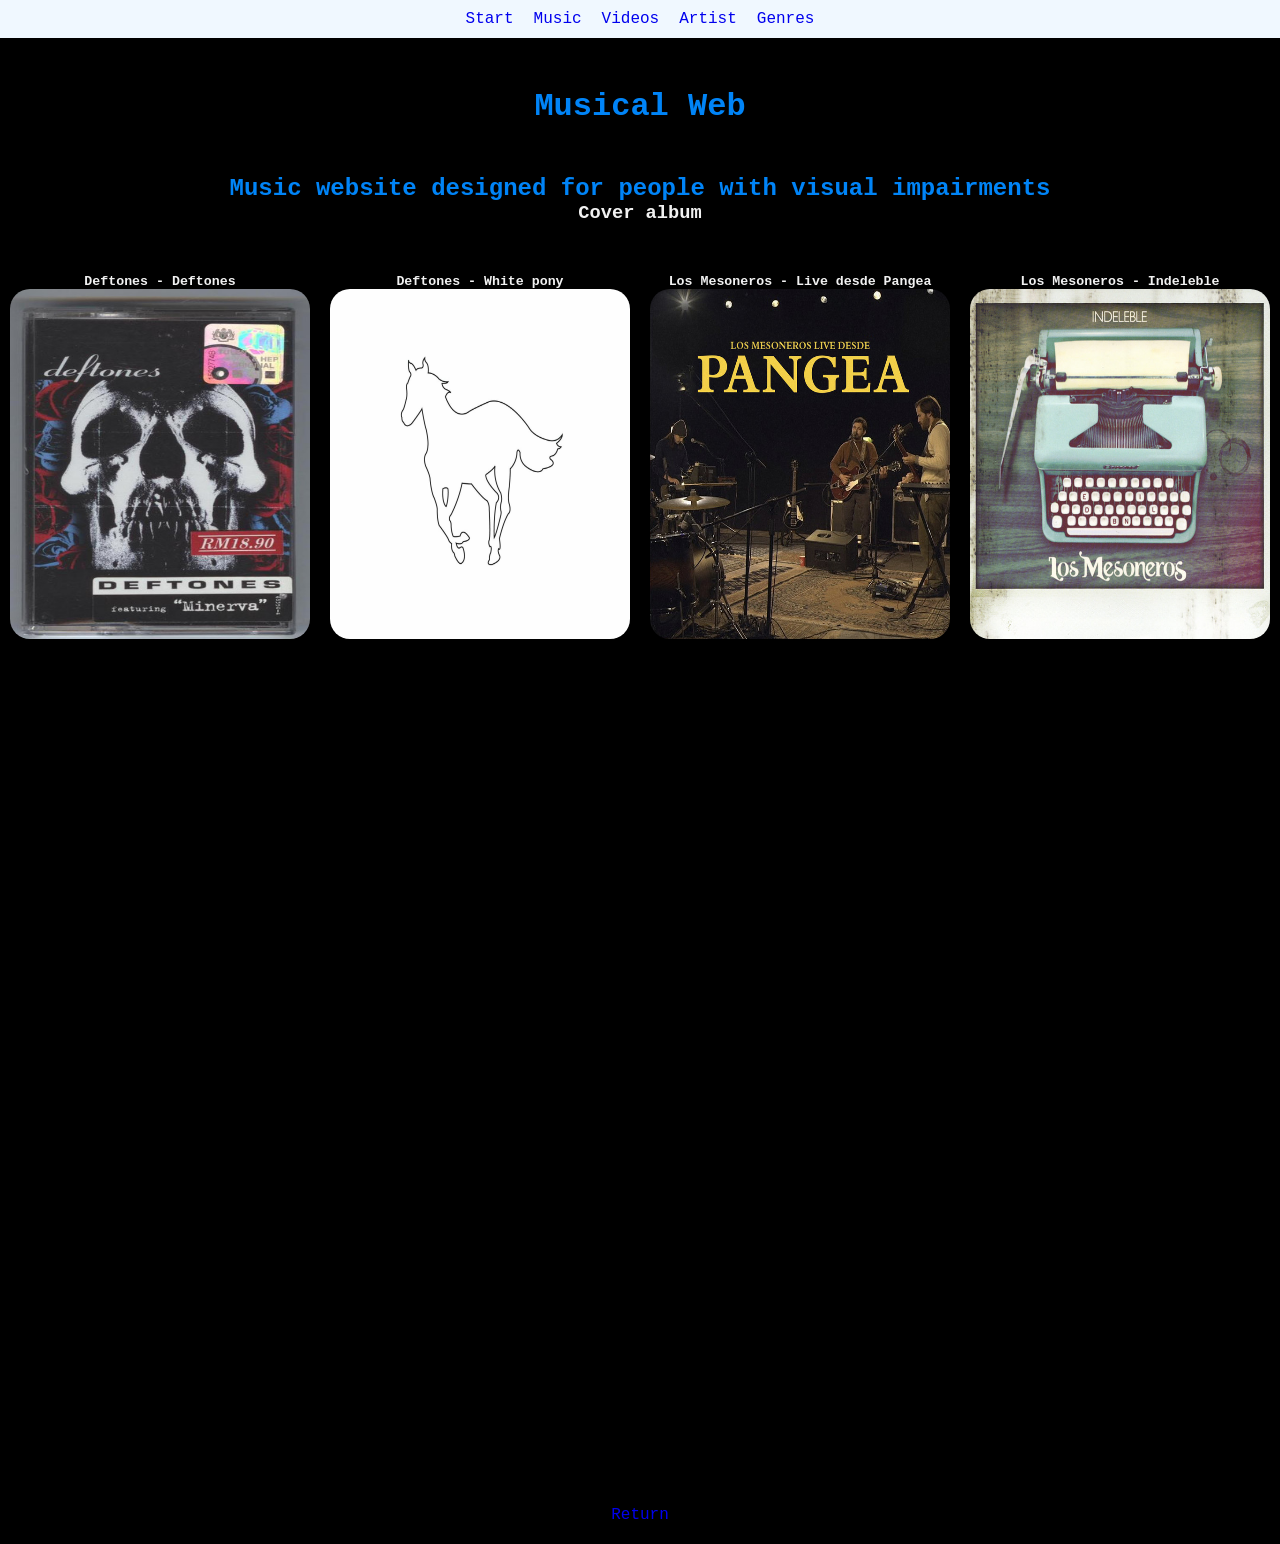
<file: apps/musicapp/index.html>
<!DOCTYPE html>
<html lang="en">
<head>
    <meta charset="UTF-8">
    <meta name="viewport" content="width=device-width, initial-scale=1.0">
    <title>Musical Web</title>
    <link rel="stylesheet" href="styles.css">
</head>
<body>
     <nav>
        <a href="index.html">Start</a>
        <a href="music.html">Music</a>
        <a href="videos.html">Videos</a>
        <a href="artist.html">Artist</a>
        <a href="genres.html">Genres</a>
        
    </nav>
    <main>
        <h1 tabindex="0">Musical Web</h1>
        <h2 tabindex="0">Music website designed for people with visual impairments</h2>
    </main>
    <h3>Cover album</h3>
     <section class="videos">
            <div class="video"> 
                <h5 id="Deftonesa" tabindex="0">Deftones - Deftones</h5>
                <a href="artist.html#Deftonesa">
                <img src="img/deftones album.jpg" alt="Deftones - Deftones">
                </a>
            </div>
            <div class="video"> 
                <h5 id="Whitepony" tabindex="0">Deftones - White pony</h5>
                <a href="artist.html#Whitepony">
                <img src="img/white pony.jpg" alt="Deftones - White pony">
                </a>
            </div>
            <div class="video"> 
                <h5 tabindex="0">Los Mesoneros - Live desde Pangea</h5>
                <a href="artist.html#Pangea">
                <img src="img/live desde pangea.jpg" alt="Los Mesoneros - Live desde Pangea">
                </a>
            </div>
            <div class="video"> 
                <h5 id="Indeleble" tabindex="0">Los Mesoneros - Indeleble</h5>
                <a href="artist.html#Indeleble">
                <img src="img/indeleble mesoneros.jpg" alt="Los Mesoneros - Indeleble">
                </a>
            </div>
        </section>
        <section class="return">
            <a href="index.html">Return</a>
        </section>
</body>
</html>
</file>
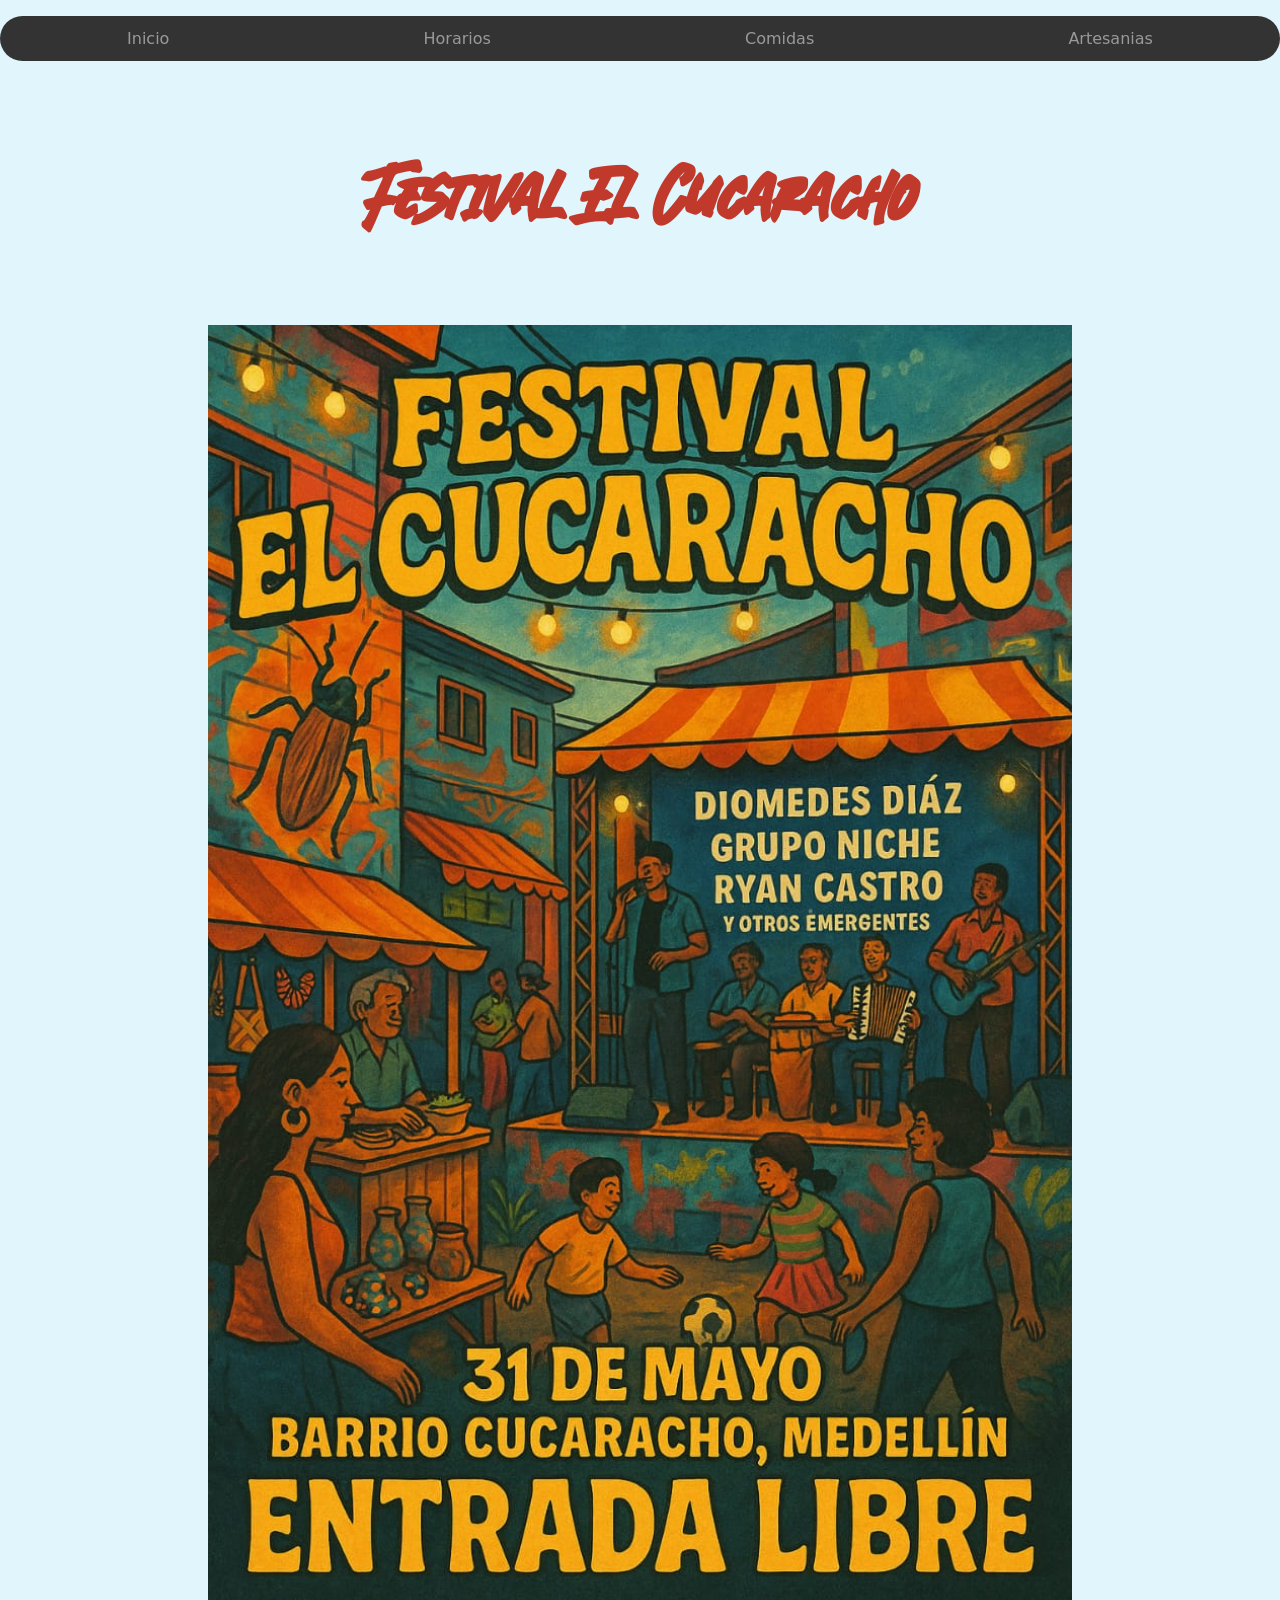
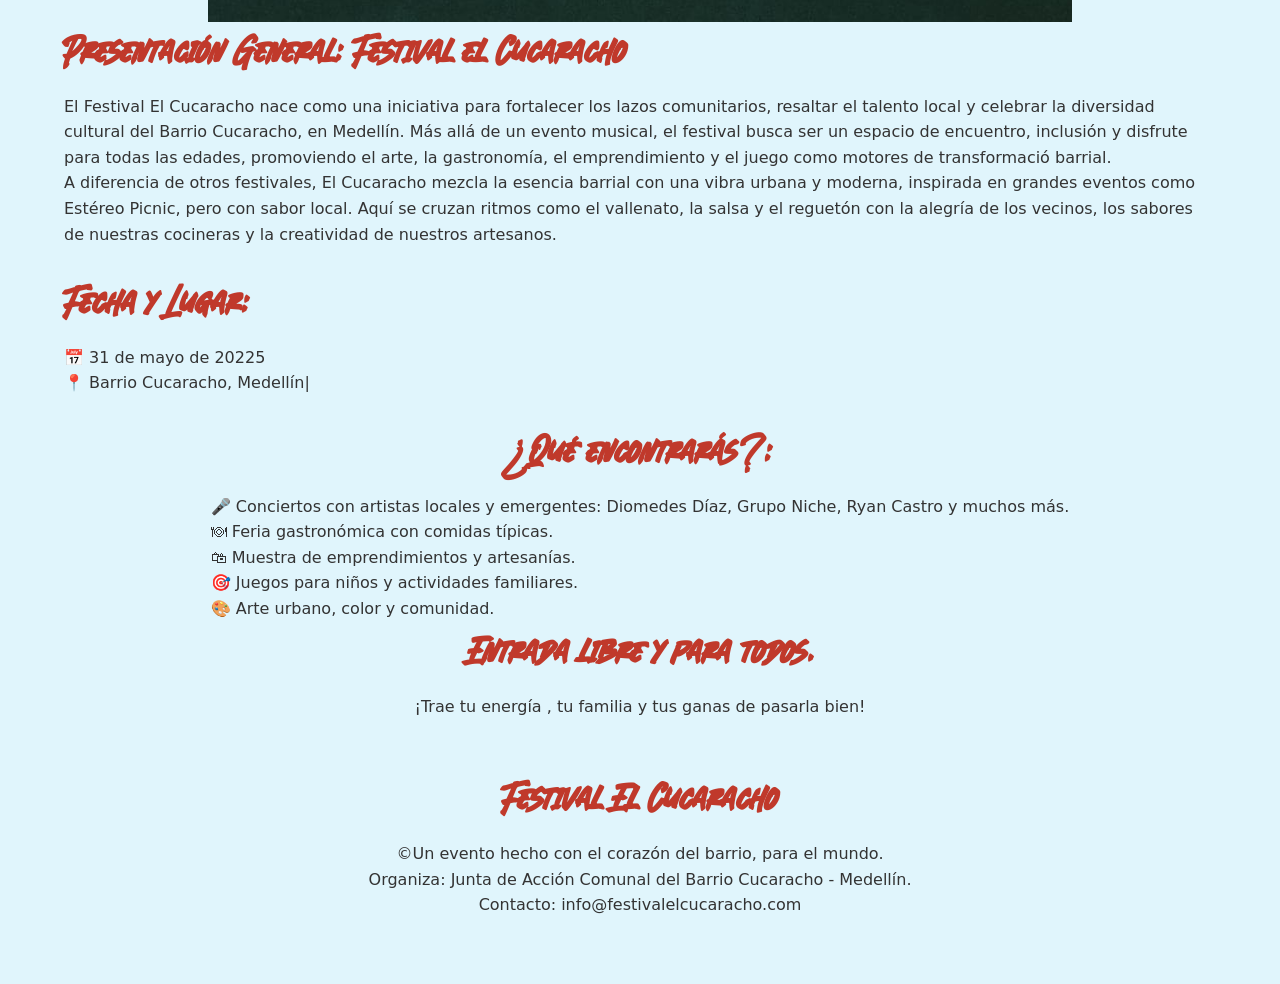
<file: apps/Web_feria/index.html>
<!DOCTYPE html>
<html lang="en">
<head>
    <meta charset="UTF-8">
    <meta name="viewport" content="width=device-width, initial-scale=1.0">
    <title>Festival_Cucaracho</title>
    <link rel="stylesheet" href="index.css">
</head>
<body>
    <header>
        <nav class="navbar">
            <a href="index.html" class="nav__item">Inicio</a>
            <a href="schedule.html" class="nav__item">Horarios</a>
            <a href="food.html" class="nav__item">Comidas</a>
            <a href="crafts.html" class="nav__item">Artesanias</a>
        </nav>
    </header>
    <main>
        <h1 class="title">Festival El Cucaracho</h1><br><br>
        <img src="img/main.jpg" alt="panfleto" class="panfleto">
        <section>
            <h2>Presentación General: Festival el Cucaracho</h2>
            <p>El Festival El Cucaracho nace como una iniciativa para fortalecer los lazos comunitarios, resaltar el talento local y celebrar la diversidad cultural del Barrio Cucaracho, en Medellín. Más allá de un evento musical, el festival busca ser un espacio de encuentro, inclusión y disfrute para todas las edades, promoviendo el arte, la gastronomía, el emprendimiento y el juego como motores de transformació barrial. <br>
            A diferencia de otros festivales, El Cucaracho mezcla la esencia barrial con una vibra urbana y moderna, inspirada en grandes eventos como Estéreo Picnic, pero con sabor local. Aquí se cruzan ritmos como el vallenato, la salsa y el reguetón con la alegría de los vecinos, los sabores de nuestras cocineras y la creatividad de nuestros artesanos.
            </p><br>
            <h2>Fecha y Lugar:</h2>
            <ul>
                <li>📅 31 de mayo de 20225</li>
                <li>📍 Barrio Cucaracho, Medellín|</li>
            </ul><br>
        </section>
        <h2>¿Qué encontrarás?:</h2>
        <ul>
            <li>🎤 Conciertos con artistas locales y emergentes: Diomedes Díaz, Grupo Niche, Ryan Castro y muchos más.</li>
            <li>🍽 Feria gastronómica con comidas típicas.</li>
            <li>🛍 Muestra de emprendimientos y artesanías.</li>
            <li>🎯 Juegos para niños y actividades familiares.</li>
            <li>🎨 Arte urbano, color y comunidad.</li>
        </ul>
        <h2>Entrada libre y para todos.</h2>
        <p>¡Trae tu energía , tu familia y tus ganas de pasarla bien!
        </section>
    </main>
    <footer class="footer">
        <h2>Festival El Cucaracho</h2>
        <p>&copy;Un evento hecho con el corazón del barrio, para el mundo.</p>
        <p>Organiza: Junta de Acción Comunal del Barrio Cucaracho - Medellín.</p>
        <p>Contacto: info@festivalelcucaracho.com</p>
    </footer>
    
</body>
</html>
</file>
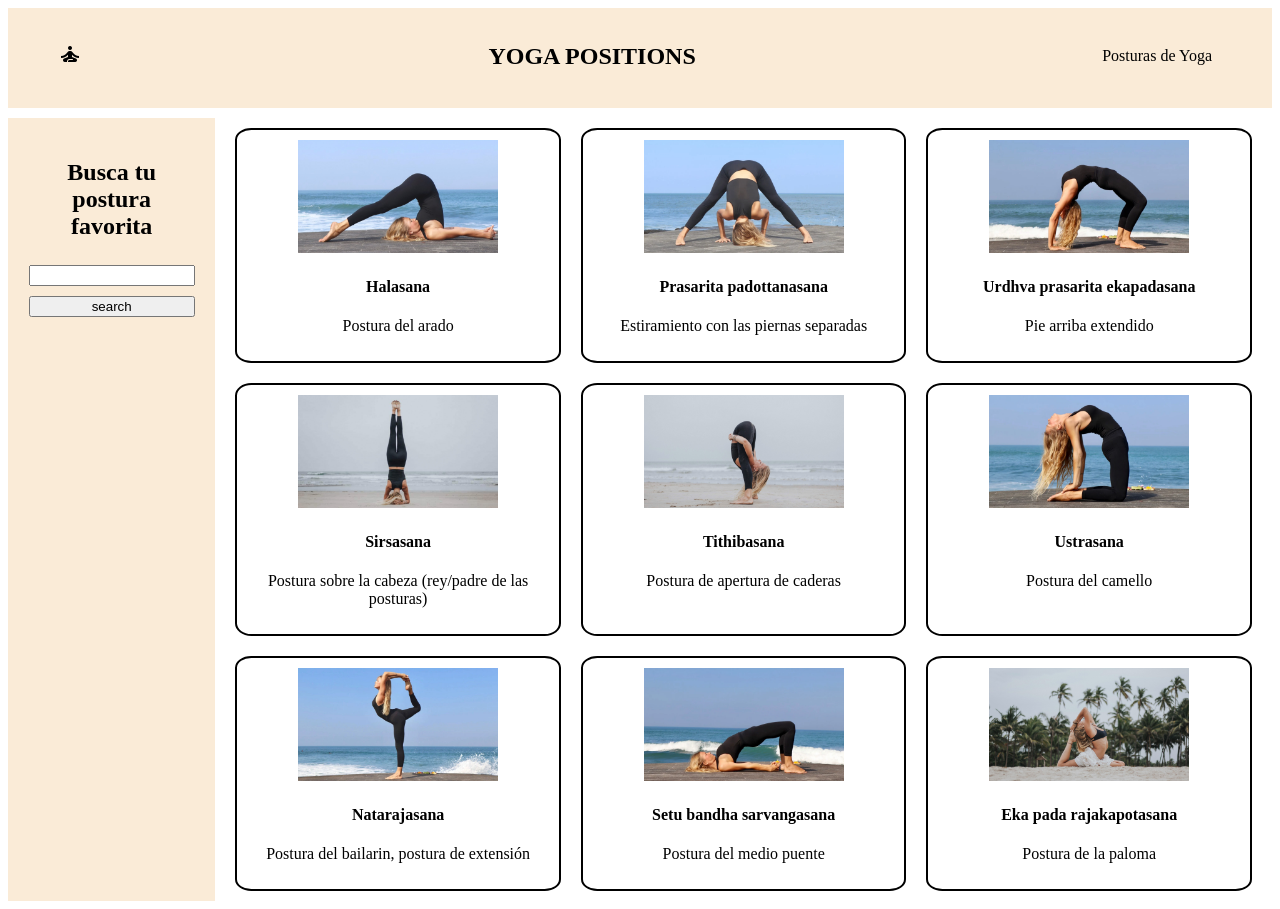
<file: apps/yogaPositions/index.html>
<!DOCTYPE html>
<html lang="en">

<head>
    <meta charset="UTF-8">
    <meta name="viewport" content="width=device-width, initial-scale=1.0">
    <link rel="stylesheet" href="styles.css">
    <link rel="stylesheet"
        href="https://fonts.googleapis.com/css2?family=Material+Symbols+Outlined:opsz,wght,FILL,GRAD@48,400,0,0&icon_names=self_improvement" />
    <title>Yoga positions</title>

</head>

<body>
    <div class="grid-container">
        <header>
            <nav>
                <ul class="nav__ul">
                    <li><span class="material-symbols-outlined">
                            self_improvement
                        </span></li>
                        <h1>YOGA POSITIONS</h1>
                    <li><a href="#">
                            Posturas de Yoga
                        </a></li>
                </ul>
            </nav>
        </header>
        <aside>
            <div class="search">
                <h2>Busca tu postura favorita</h2>
                <input type="search" id="search">
                <label for="search"></label>
                <button><a href="#">search</button></a>
            </div>
        </aside>
        <main>
            <div class="card-container">
                <div class="card">
                    <img src="./assets/halasana-postura-del-arado.jpg" class="nav__img" alt="">
                    <div class="card-body">
                        <h4>Halasana</h4>
                        <p>Postura del arado</p>
                    </div>
                </div>
                <div class="card">
                    <img src="./assets/prasarita-padottanasana-a-b-c-d.webp" class="nav__img" alt="">
                    <div class="card-body">
                        <h4>Prasarita padottanasana</h4>
                        <p>Estiramiento con las piernas separadas</p>
                    </div>
                </div>
                <div class="card">
                    <img src="./assets/urdhva-dhanurasana-postura-del-puente.webp" class="nav__img" alt="">
                    <div class="card-body">
                        <h4>Urdhva prasarita ekapadasana</h4>
                        <p>Pie arriba extendido</p>
                    </div>
                </div>
                <div class="card">
                    <img src="./assets/sirsasana.jpeg" class="nav__img" alt="">
                    <div class="card-body">
                        <h4>Sirsasana</h4>
                        <p>Postura sobre la cabeza (rey/padre de las posturas)</p>
                    </div>
                </div>
                <div class="card">
                    <img src="./assets/tithibasana-B.jpg" class="nav__img" alt="">
                    <div class="card-body">
                        <h4>Tithibasana</h4>
                        <p>Postura de apertura de caderas</p>
                    </div>
                </div>
                <div class="card">
                    <img src="./assets/ustrasana-postura-del-camello.webp" class="nav__img" alt="">
                    <div class="card-body">
                        <h4>Ustrasana</h4>
                        <p>Postura del camello</p>
                    </div>
                </div>
                <div class="card">
                    <img src="./assets/natarajasana-postura-del-bailarin.webp" class="nav__img" alt="">
                    <div class="card-body">
                        <h4>Natarajasana</h4>
                        <p>Postura del bailarin, postura de extensión</p>
                    </div>
                </div>
                <div class="card">
                    <img src="./assets/setu-bandha-sarvangasana-postura-medio-puente.webp" class="nav__img" alt="">
                    <div class="card-body">
                        <h4>Setu bandha sarvangasana</h4>
                        <p>Postura del medio puente</p>
                    </div>
                </div>
                <div class="card">
                    <img src="./assets/eka-pada-rajakapotasana-postura-paloma.jpg" class="nav__img" alt="">
                    <div class="card-body">
                        <h4>Eka pada rajakapotasana</h4>
                        <p>Postura de la paloma</p>
                    </div>
                </div>

            </div>


        </main>
    </div>
</body>

</html>
</file>
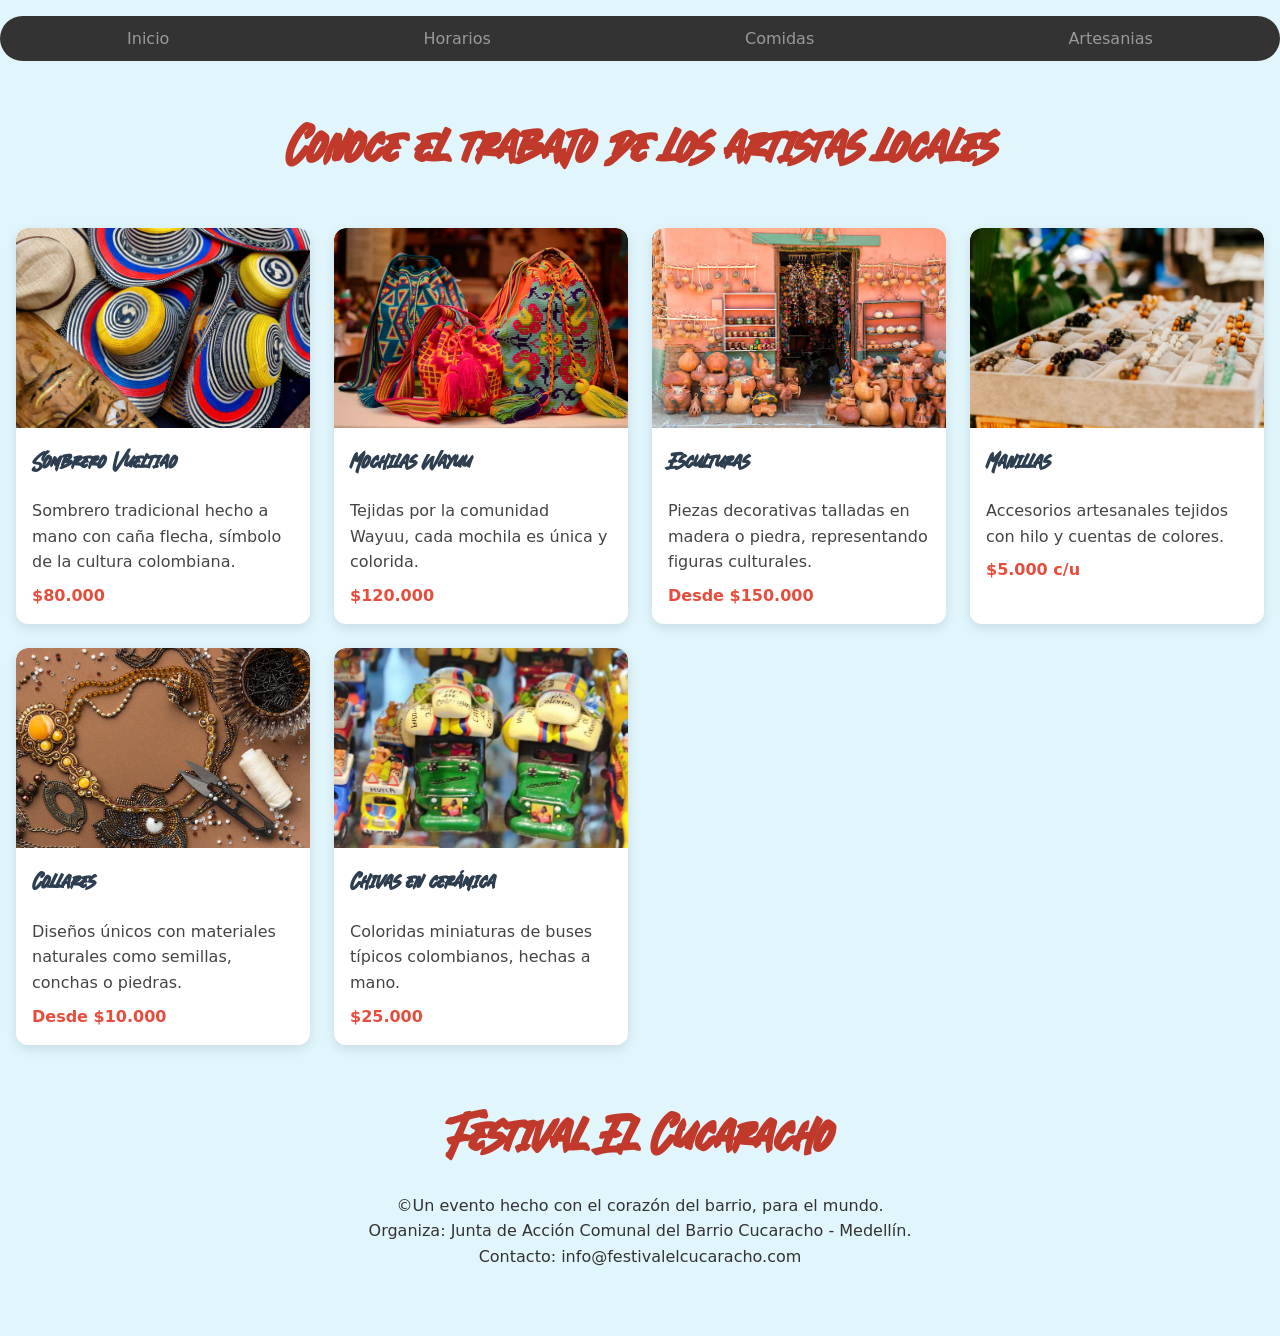
<file: apps/Web_feria/crafts.html>
<!DOCTYPE html>
<html lang="es">
<head>
    <meta charset="UTF-8">
    <meta name="viewport" content="width=device-width, initial-scale=1.0">
    <title>artesanías</title>
    <link rel="stylesheet" href="./food_crafts.css">
</head>
<body>
    <nav class="navbar">
        <a href="index.html" class="nav__item">Inicio</a>
        <a href="schedule.html" class="nav__item">Horarios</a>
        <a href="food.html" class="nav__item">Comidas</a>
        <a href="crafts.html" class="nav__item">Artesanias</a>
    </nav>
    <header>
        <h1>Conoce el trabajo de los artistas locales</h1>
    </header>
    <section class="contenedor">
        <article class="contenedor__item">
            <img src="./img/sombrero.jpg" alt="Sombrero Vueltiao" class="item__image">
            <h2 class="item__name">Sombrero Vueltiao</h2>
            <p class="item__description">Sombrero tradicional hecho a mano con caña flecha, símbolo de la cultura colombiana. <strong>$80.000</strong></p>
        </article>
        <article class="contenedor__item">
            <img src="./img/Mochila-wayuu.jpg" alt="Mochilas Wayuu" class="item__image">
            <h2 class="item__name">Mochilas Wayuu</h2>
            <p class="item__description">Tejidas por la comunidad Wayuu, cada mochila es única y colorida. <strong>$120.000</strong></p>
        </article>
        <article class="contenedor__item">
            <img src="./img/esculturas.jpg" alt="Esculturas" class="item__image">
            <h2 class="item__name">Esculturas</h2>
            <p class="item__description">Piezas decorativas talladas en madera o piedra, representando figuras culturales. <strong>Desde $150.000</strong></p>
        </article>
        <article class="contenedor__item">
            <img src="./img/manillas.jpg" alt="Manillas" class="item__image">
            <h2 class="item__name">Manillas</h2>
            <p class="item__description">Accesorios artesanales tejidos con hilo y cuentas de colores. <strong>$5.000 c/u</strong></p>
        </article>
        <article class="contenedor__item">
            <img src="./img/collares.avif" alt="Collares" class="item__image">
            <h2 class="item__name">Collares</h2>
            <p class="item__description">Diseños únicos con materiales naturales como semillas, conchas o piedras. <strong>Desde $10.000</strong></p>
        </article>
        <article class="contenedor__item">
            <img src="./img/chivas.jpg" alt="Chivas en cerámica" class="item__image">
            <h2 class="item__name">Chivas en cerámica</h2>
            <p class="item__description">Coloridas miniaturas de buses típicos colombianos, hechas a mano. <strong>$25.000</strong></p>
        </article>
    </section>
    <footer class="footer">
        <h2>Festival El Cucaracho</h2>
        <p>&copy;Un evento hecho con el corazón del barrio, para el mundo.</p>
        <p>Organiza: Junta de Acción Comunal del Barrio Cucaracho - Medellín.</p>
        <p>Contacto: info@festivalelcucaracho.com</p>
    </footer>  
</body>
</html>
</file>
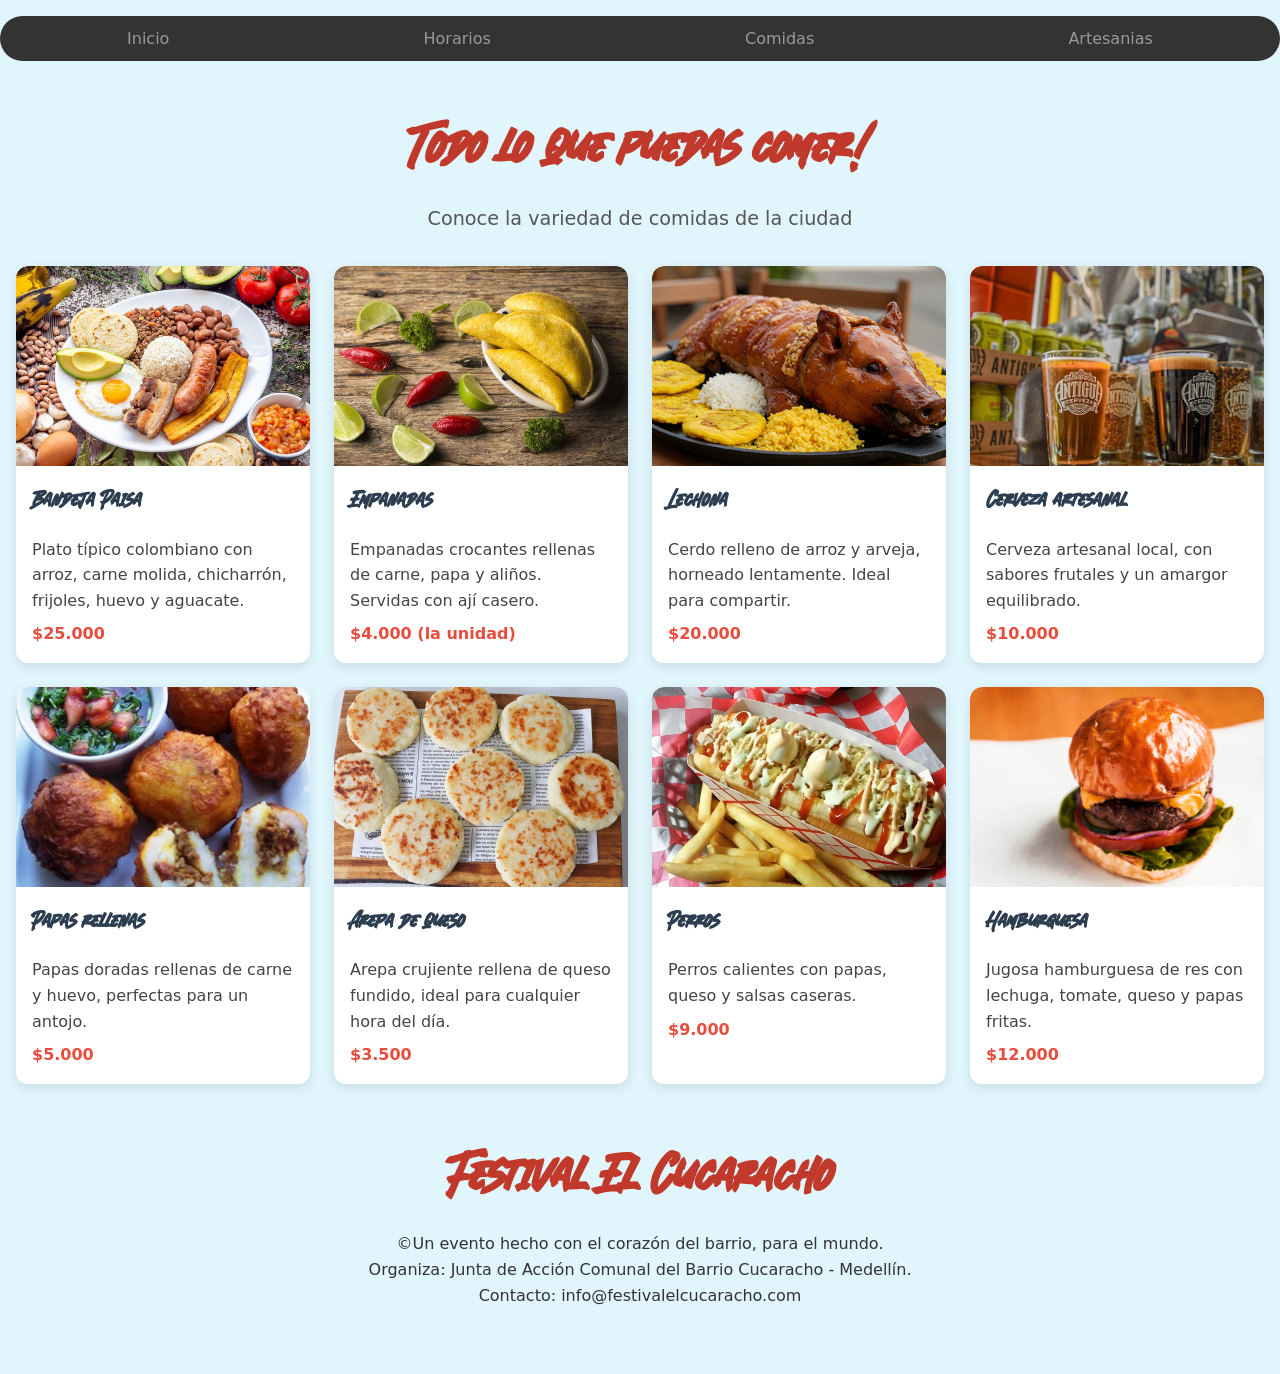
<file: apps/Web_feria/food.html>
<!DOCTYPE html>
<html lang="es">
<head>
    <meta charset="UTF-8">
    <meta name="viewport" content="width=device-width, initial-scale=1.0">
    <title>Comidas</title>
    <link rel="stylesheet" href="./food_crafts.css">
</head>
<body>
    <nav class="navbar">
        <a href="index.html" class="nav__item">Inicio</a>
        <a href="schedule.html" class="nav__item">Horarios</a>
        <a href="food.html" class="nav__item">Comidas</a>
        <a href="crafts.html" class="nav__item">Artesanias</a>
    </nav>
    <header>
        <h1>Todo lo que puedas comer!</h1>
        <p>Conoce la variedad de comidas de la ciudad</p>
    </header>
    <section class="contenedor">
        <article class="contenedor__item">
            <img src="./img/bandeja-paisa.jpg" alt="Bandeja Paisa" class="item__image">
            <h2 class="item__name">Bandeja Paisa</h2>
            <p class="item__description">Plato típico colombiano con arroz, carne molida, chicharrón, frijoles, huevo y aguacate. <strong>$25.000</strong></p>
        </article>
        <article class="contenedor__item">
            <img src="./img/empanadas.jpeg" alt="Empanadas" class="item__image">
            <h2 class="item__name">Empanadas</h2>
            <p class="item__description">Empanadas crocantes rellenas de carne, papa y aliños. Servidas con ají casero. <strong>$4.000 (la unidad)</strong></p>
        </article>
        <article class="contenedor__item">
            <img src="./img/lechona.jpg" alt="Lechona" class="item__image">
            <h2 class="item__name">Lechona</h2>
            <p class="item__description">Cerdo relleno de arroz y arveja, horneado lentamente. Ideal para compartir. <strong>$20.000</strong></p>
        </article>
        <article class="contenedor__item">
            <img src="./img/cerveza.jpeg" alt="Cerveza artesanal" class="item__image">
            <h2 class="item__name">Cerveza artesanal</h2>
            <p class="item__description">Cerveza artesanal local, con sabores frutales y un amargor equilibrado. <strong>$10.000</strong></p>
        </article>
        <article class="contenedor__item">
            <img src="./img/papa-rellena.jpg" alt="Papas rellenas" class="item__image">
            <h2 class="item__name">Papas rellenas</h2>
            <p class="item__description">Papas doradas rellenas de carne y huevo, perfectas para un antojo. <strong>$5.000</strong></p>
        </article>
        <article class="contenedor__item">
            <img src="./img/arepaQueso.jpg" alt="Arepa de queso" class="item__image">
            <h2 class="item__name">Arepa de queso</h2>
            <p class="item__description">Arepa crujiente rellena de queso fundido, ideal para cualquier hora del día. <strong>$3.500</strong></p>
        </article>
        <article class="contenedor__item">
            <img src="./img/Perros.jpg" alt="Perros" class="item__image">
            <h2 class="item__name">Perros</h2>
            <p class="item__description">Perros calientes con papas, queso y salsas caseras. <strong>$9.000</strong></p>
        </article>
        <article class="contenedor__item">
            <img src="./img/hamburguesa.jpg" height="500px" alt="Hamburguesa" class="item__image">
            <h2 class="item__name">Hamburguesa</h2>
            <p class="item__description">Jugosa hamburguesa de res con lechuga, tomate, queso y papas fritas. <strong>$12.000</strong></p>
        </article>
    </section>
    <footer class="footer">
        <h2>Festival El Cucaracho</h2>
        <p>&copy;Un evento hecho con el corazón del barrio, para el mundo.</p>
        <p>Organiza: Junta de Acción Comunal del Barrio Cucaracho - Medellín.</p>
        <p>Contacto: info@festivalelcucaracho.com</p>
    </footer>  
</body>
</html>
</file>
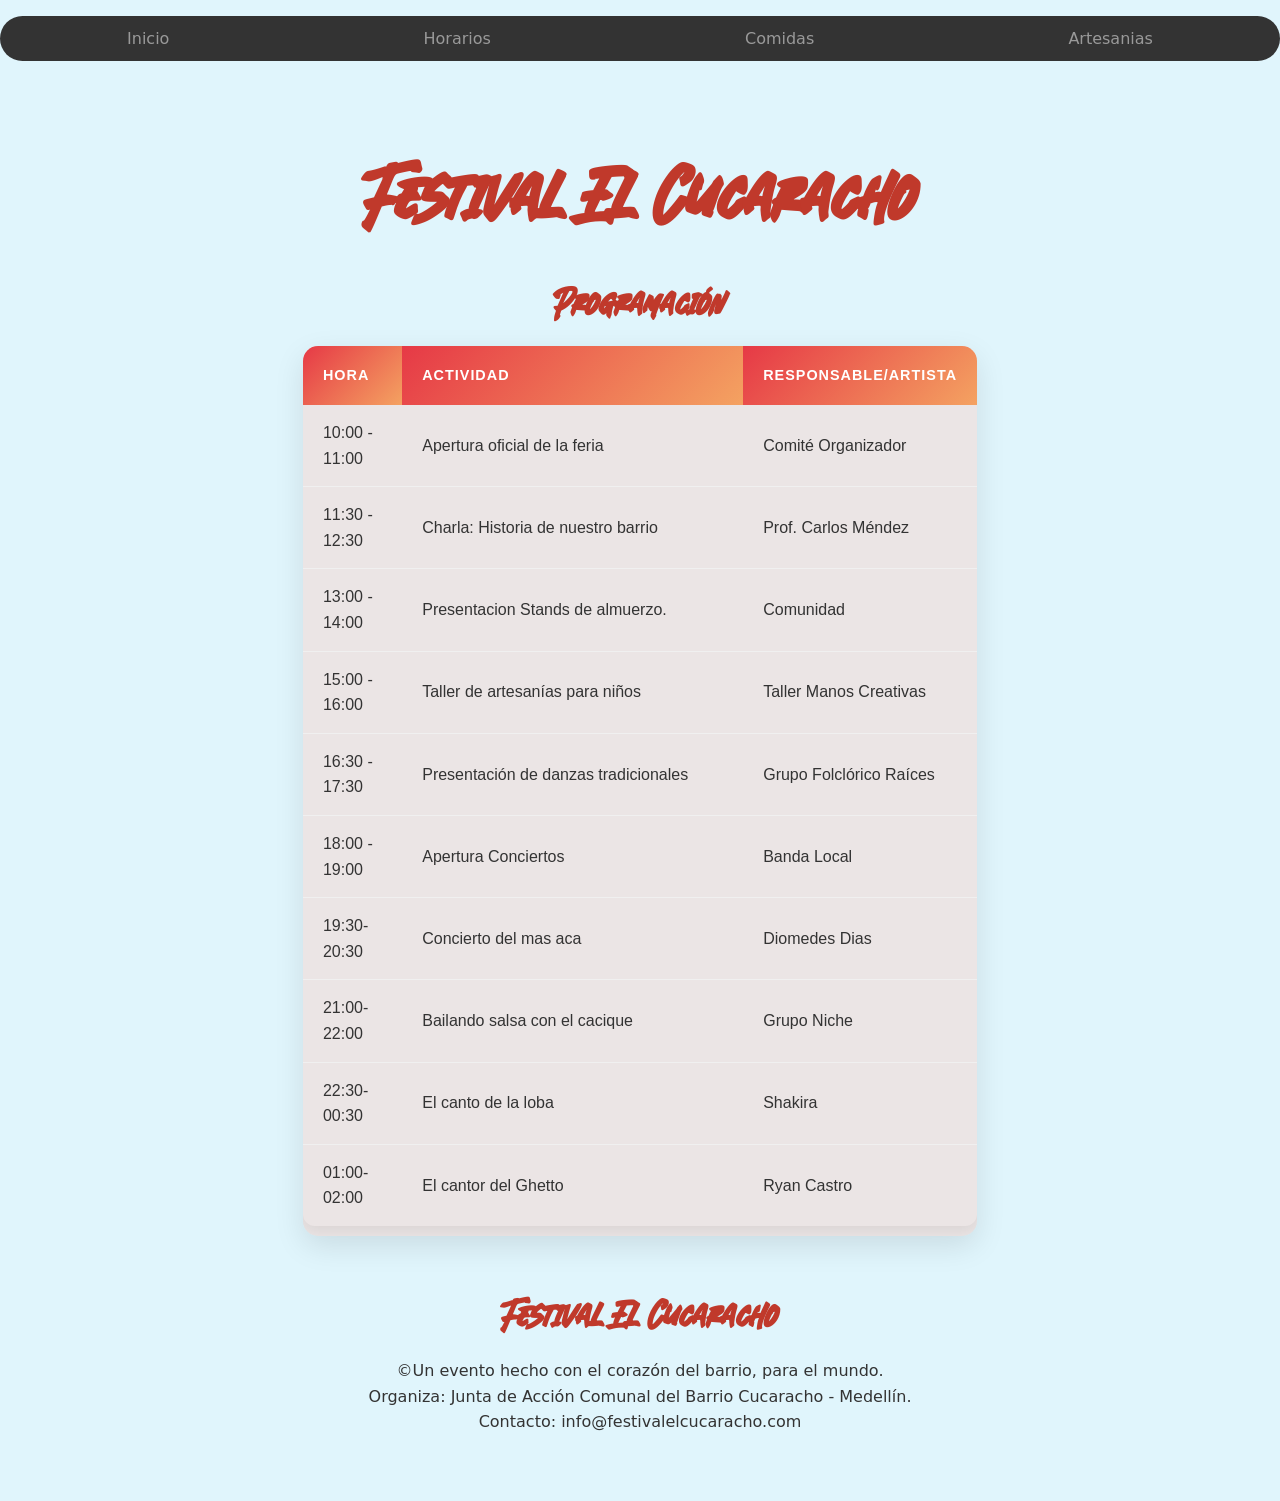
<file: apps/Web_feria/schedule.html>
<!DOCTYPE html>
<html lang="en">
<head>
    <meta charset="UTF-8">
    <meta name="viewport" content="width=device-width, initial-scale=1.0">
    <title>Horarios</title>
    <link rel="stylesheet" href="schedule.css">
</head>
<body>
    <header>
        <nav class="navbar">
            <a href="index.html" class="nav__item">Inicio</a>
            <a href="schedule.html" class="nav__item">Horarios</a>
            <a href="food.html" class="nav__item">Comidas</a>
            <a href="crafts.html" class="nav__item">Artesanias</a>
        </nav>
    </header> 
    <main class="programacion-festival">
        <h1 class="programación-titulo">Festival El Cucaracho</h1>
        <h2>Programación</h2>
        <section class="cronograma-container">
            <table class="tabla-cronograma">
                <thead>
                    <tr>
                        <th>Hora</th>
                        <th>Actividad</th>
                        <th>Responsable/Artista</th>
                    </tr>
                </thead>
                <tbody>
                    <tr>
                        <td>10:00 - 11:00</td>
                        <td>Apertura oficial de la feria</td>
                        <td>Comité Organizador</td>
                    </tr>
                    <tr>
                        <td>11:30 - 12:30</td>
                        <td>Charla: Historia de nuestro barrio</td>
                        <td>Prof. Carlos Méndez</td>
                        
                    </tr>
                    <tr>
                        <td>13:00 - 14:00</td>
                        <td>Presentacion Stands de almuerzo.</td>
                        <td>Comunidad</td>
                        
                    </tr>
                    <tr>
                        <td>15:00 - 16:00</td>
                        <td>Taller de artesanías para niños</td>
                        <td>Taller Manos Creativas</td>
                    </tr>
                    <tr>
                        <td>16:30 - 17:30</td>
                        <td>Presentación de danzas tradicionales</td>
                        <td>Grupo Folclórico Raíces</td>
                    </tr>
                    <tr>
                        <td>18:00 - 19:00</td>
                        <td>Apertura Conciertos</td>
                        <td>Banda Local</td>
                    </tr>
                    <tr>
                        <td>19:30-20:30</td>
                        <td>Concierto del mas aca</td>
                        <td>Diomedes Dias</td>
                    </tr>
                    <tr>
                        <td>21:00-22:00</td>
                        <td>Bailando salsa con el cacique</td>
                        <td>Grupo Niche</td>
                    </tr>
                    <tr>
                        <td>22:30-00:30</td>
                        <td>El canto de la loba</td>
                        <td>Shakira</td>
                    </tr>
                    <tr>
                        <td>01:00-02:00</td>
                        <td>El cantor del Ghetto</td>
                        <td>Ryan Castro</td>
                    </tr>
                </tbody>
            </table>
        </section>         
    </main>
    <footer class="footer">
        <h2>Festival El Cucaracho</h2>
        <p>&copy;Un evento hecho con el corazón del barrio, para el mundo.</p>
        <p>Organiza: Junta de Acción Comunal del Barrio Cucaracho - Medellín.</p>
        <p>Contacto: info@festivalelcucaracho.com</p>
    </footer>   
</body>
</html>
</file>
<file: apps/musicapp/styles.css>
*{
      
    box-sizing: border-box;
    margin: 0;
    padding: 0;

}

body{
    font-family: 'Courier New', Courier, monospace;
    background-color: black;
    color: #f1f1f1;
    text-align: center;
}
nav{
    width: 100%;
    background-color: aliceblue;
    display: flex;
    position: static;
    justify-content: center;
}
nav a{
    align-items: center;
    text-decoration: none;
    padding: 10px;
}
main{
    color: rgb(0, 132, 247);
}
h1{
    padding-top: 50px;

}
h2{
    padding-top: 50px;

}

.videos{
    display: flex;
    flex-wrap: wrap;
    gap: 20px;
    justify-content: center;

}
.video{
    margin-top: 50px;
    display: flex;
    flex-direction: column;
    border-radius: 50px;

}
.video video{
    width: auto;
    max-width: 800px;
    height: 400px;
    border-radius: 20px;
}
.video img{
    border-radius: 20px;
    height: 350px;
    width: 300px;
}
.video h4{
    padding-top: 10px;
}
.videos h3{
    height: 30px;
    text-align: left;
}

.artistas{
    display: flex;
    flex-wrap: wrap;
    gap: 20px;
    justify-content: center;
    

}
.album{
    margin-top: 50px;
    display: flex;
    flex-direction: column;
    border-radius: 50px;
    padding-inline: 100px;

}
.album img{
    border-radius: 20px;
    height: 350px;
    width: 300px;
}
.album h4{
    padding-top: 10px;
}
.categorias{
    
    text-align: left;
}
.categorias a{
    color: rgb(255, 255, 255);
    text-decoration: none;
}

.genre{
    margin-top: 50px;
    display: flex;
    flex-direction: column;
    border-radius: 50px;
    padding-inline: 100px;

}

.genre img{
    border-radius: 20px;
    height: 350px;
    width: 300px;
}
.genre h4{
    padding-top: 10px;
}

.return{
    display: flex;
    flex-direction: column;
    justify-content: flex-end;
    height: 100vh;
    padding: 20PX;
    text-decoration: none;
}
.return a{
    text-decoration: none;
}
</file>
<file: apps/Web_feria/index.css>
* {
    margin: 0;
    padding: 0;
    box-sizing: border-box;
}

@font-face {
    font-family: 'Blank'  ;
    src:url(./fonts/Blank\ River.eot);
    src:url(./fonts/Blank\ River.eot?#iefix) format('embedded-opentype'),
        url(./fonts/Blank\ River.ttf) format('truetype'),
        url(./fonts/Blank\ River.woff) format('woff'),
        url(./fonts/Blank\ River.svg#svgBlank) format('svg');

}
body {
    font-family: system-ui, sans-serif;
    background-color: #e0f5fc;
    color: #333;
    line-height: 1.6;
    padding: 1rem;
}

.navbar{
    background-color: #333;
    border-radius: 50px;
    -webkit-border-radius: 50px;
    -moz-border-radius: 50px;
    -ms-border-radius: 50px;
    -o-border-radius: 50px;
    width: 100%;
    height: 5vh;
    display: flex;
    justify-content: space-around;
    align-items: center;
    flex-wrap: wrap;
    position: fixed;
    top: 1em;
    left: 0;
    z-index: 1;
}
.nav__item{
    text-decoration: none;
    color: rgba(255, 255, 255, 0.5);
}
.nav__item:hover{
    color: #e74c3c;
}

.nav__item:visited{
    color: rgba(255, 255, 255, 0.5);
}


header {
    text-align: center;
    margin-bottom: 2rem;
}

main{
    padding-top: 10vh;
    display: flex;
    flex-direction: column;
    justify-content: center;
    align-items: center;
    width: 90vw;
    margin-inline: auto;
}

main h1, h2 {
    font-size: 2.5rem;
    color: #c0392b;
    margin-bottom: 0.5rem;
    font-family: Blank ;
}

.title{
    font-size: 5rem;
}

.panfleto{
    object-fit: cover;
    max-width: 100%;
    min-width: 75%;
}

li{
    list-style: none;
}

.footer{
    margin-block: 50px;
    display: flex;
    flex-direction: column;
    align-items: center;
}
</file>
<file: apps/yogaPositions/styles.css>
* {
  text-align: center;
}

.grid-container {
  display: grid;
  grid-template-columns: 1fr 5fr;
  grid-template-rows: 100px auto;
  gap: 10px;
}

header {
  grid-column: 1/4;
  background-color: antiquewhite;
}

a {
  color: black;
  text-decoration: none;
}

a:hover {
  color: white;
}

.nav__ul {
  display: flex;
  align-items: center;
  list-style: none;
  justify-content: space-between;
  margin: 15px 60px 15px 10px;
  gap: 10px;
}

aside {
  grid-column: 1;
  grid-row: 2;
  background-color: antiquewhite;
}

.search {
  margin: 10%;
  display: flex;
  flex-direction: column;
  gap: 5px;
}

main {
  grid-column: 2;
  grid-row: 2;
}

.card {
  margin: 10px;
  padding: 10px;
  border: 2px solid;
  border-radius: 5%;
}

.card-container {
  display: grid;
  grid-auto-rows: auto;
  grid-template-columns: 1fr 1fr 1fr;
  text-align: center;
}

.nav__img {
  width: 200px;
}

@media (max-width: 480px) {
  .card-container {
    grid-auto-rows: auto;
    grid-template-columns: 1fr;
  }
}

@media (min-width: 481px) and (max-width: 768px) {
  .card-container {
    grid-auto-rows: auto;
    grid-template-columns: 1fr 1fr;
  }
}
</file>
<file: apps/Web_feria/food_crafts.css>
* {
    margin: 0;
    padding: 0;
    box-sizing: border-box;
}

@font-face {
    font-family: 'Blank'  ;
    src:url(./fonts/Blank\ River.eot);
    src:url(./fonts/Blank\ River.eot?#iefix) format('embedded-opentype'),
        url(./fonts/Blank\ River.ttf) format('truetype'),
        url(./fonts/Blank\ River.woff) format('woff'),
        url(./fonts/Blank\ River.svg#svgBlank) format('svg');
}

body {
    font-family: system-ui, sans-serif;
    background-color: #e0f5fc;
    color: #333;
    line-height: 1.6;
    padding: 1rem;
}

.navbar{
    background-color: #333;
    border-radius: 50px;
    -webkit-border-radius: 50px;
    -moz-border-radius: 50px;
    -ms-border-radius: 50px;
    -o-border-radius: 50px;
    width: 100%;
    height: 5vh;
    display: flex;
    justify-content: space-around;
    align-items: center;
    flex-wrap: wrap;
    position: fixed;
    top: 1em;
    left: 0;
    z-index: 1;
}
.nav__item{
    text-decoration: none;
    color: rgba(255, 255, 255, 0.5);
}
.nav__item:hover{
    color: #e74c3c;
}

.nav__item:visited{
    color: rgba(255, 255, 255, 0.5);
}

header {
    padding-top: 10vh;
    text-align: center;
    margin-bottom: 2rem;
}
header h1, h2 {
    font-family: Blank;
    font-size: 3.5rem;
    color: #c0392b;
    margin-bottom: 0.5rem;
}
header p {
    font-size: 1.2rem;
    color: #555;
}

.contenedor {
    display: grid;
    grid-template-columns: repeat(auto-fit, minmax(280px, 1fr));
    gap: 1.5rem;
}

.contenedor__item {
    background: white;
    border-radius: 12px;
    overflow: hidden;
    box-shadow: 0 4px 12px rgba(0, 0, 0, 0.1);
    padding-bottom: 1rem;
    opacity: 0;
    transform: translateY(50px);
    animation: aparecer 1s ease forwards;
    animation-timeline: view();
    animation-range: entry 20% cover 40%;
    -webkit-animation: aparecer 1s ease forwards;
}
.item__image {
    width: 100%;
    height: 200px;
    object-fit: cover;
    display: block;
    border-top-left-radius: 12px;
    border-top-right-radius: 12px;
}
.item__name {
    font-size: 1.5rem;
    color: #2c3e50;
    margin: 1rem;
}
.item__description {
    margin: 0 1rem;
    font-size: 1rem;
    color: #444;
}
.item__description strong {
    display: block;
    margin-top: 0.5rem;
    color: #e74c3c;
    font-weight: bold;
}

.footer{
    margin-block: 50px;
    display: flex;
    flex-direction: column;
    align-items: center;
}


@keyframes aparecer {
    from {
        opacity: 0;
        transform: translateY(50px);
    }
    to {
        opacity: 1;
        transform: translateY(0);
    }
}


@media (max-width: 480px) {
    header{
        padding-top: 5vh;
    }
    header h1 {
        font-size: 2rem;
    }
    .item__name {
        font-size: 1.3rem;
    }
    .item__description {
        font-size: 0.95rem;
    }

    .nav__item{
        font-size: 0.95rem;
    }

    .navbar{
        height: auto;
    }
}
</file>
<file: apps/Web_feria/schedule.css>
* {
    margin: 0;
    padding: 0;
    box-sizing: border-box;
}
body {
    font-family: system-ui, sans-serif;
    background-color: #e0f5fc;
    color: #333;
    line-height: 1.6;
    padding: 1rem;
}
@font-face {
    font-family: 'Blank'  ;
    src:url(./fonts/Blank\ River.eot);
    src:url(./fonts/Blank\ River.eot?#iefix) format('embedded-opentype'),
        url(./fonts/Blank\ River.ttf) format('truetype'),
        url(./fonts/Blank\ River.woff) format('woff'),
        url(./fonts/Blank\ River.svg#svgBlank) format('svg');

}

.navbar{
    background-color: #333;
    border-radius: 50px;
    -webkit-border-radius: 50px;
    -moz-border-radius: 50px;
    -ms-border-radius: 50px;
    -o-border-radius: 50px;
    width: 100%;
    height: 5vh;
    display: flex;
    justify-content: space-around;
    align-items: center;
    flex-wrap: wrap;
    position: fixed;
    top: 1em;
    left: 0;
    z-index: 1;
}
.nav__item{
    text-decoration: none;
    color: rgba(255, 255, 255, 0.5);
}
.nav__item:hover{
    color: #e74c3c;
}

.nav__item:visited{
    color: rgba(255, 255, 255, 0.5);
}

header {
    text-align: center;
    margin-bottom: 2rem;
}
main h1, h2 {
    font-size: 2.5rem;
    color: #c0392b;
    margin-bottom: 0.5rem;
    font-family: Blank ;
}
.programación-titulo{
    font-size: 5rem;
}

.programacion-festival{
    padding-top: 10vh;
    display: flex;
    flex-direction: column;
    align-items: center;
    justify-content: center;
    
}

.cronograma-container{
    background-color: #ebe5e5;
    font-family: 'Montserrat','segoe UI',sans-serif;
    max-width: max-content;
    padding: 30px auto;
    border-radius: 15px;
    box-shadow: 0 10px 30px rgba(0,0,0,0.1);
    overflow-x: auto;
    padding-bottom: 10px;
}

.tabla-cronograma {
    width: 100%;
    border-collapse: separate;
    border-spacing: 0;
    font-size: 1em;
    border-radius: 12px;
    overflow: hidden;
    box-shadow: 0 5px 15px rgba(0, 0, 0, 0.08);
}
.tabla-cronograma thead th {
    background: linear-gradient(135deg, #e63946, #f4a261);
    color: white;
    padding: 18px 20px;
    text-align: left;
    font-weight: 700;
    letter-spacing: 1px;
    text-transform: uppercase;
    font-size: 0.9em;
}
.tabla-cronograma th:first-child {
    width: 15%;
}

.tabla-cronograma th:nth-child(2) {
    width: 55%;
}

.tabla-cronograma th:nth-child(3) {
    width: 30%;
}

.tabla-cronograma td {
    padding: 15px 20px;
    border-bottom: 1px solid #f0f0f0;
    vertical-align: middle;
    transition: all 0.3s ease;
}

.tabla-cronograma tbody tr:last-child td {
    border-bottom: none;
}
.footer{
    margin-block: 50px;
    display: flex;
    flex-direction: column;
    align-items: center;
}

@media (max-width: 480px) {
    .programación-titulo{
        font-size: 2.5rem;
    }
    .tabla-cronograma{
        font-size: 12px;
    }
}
</file>
